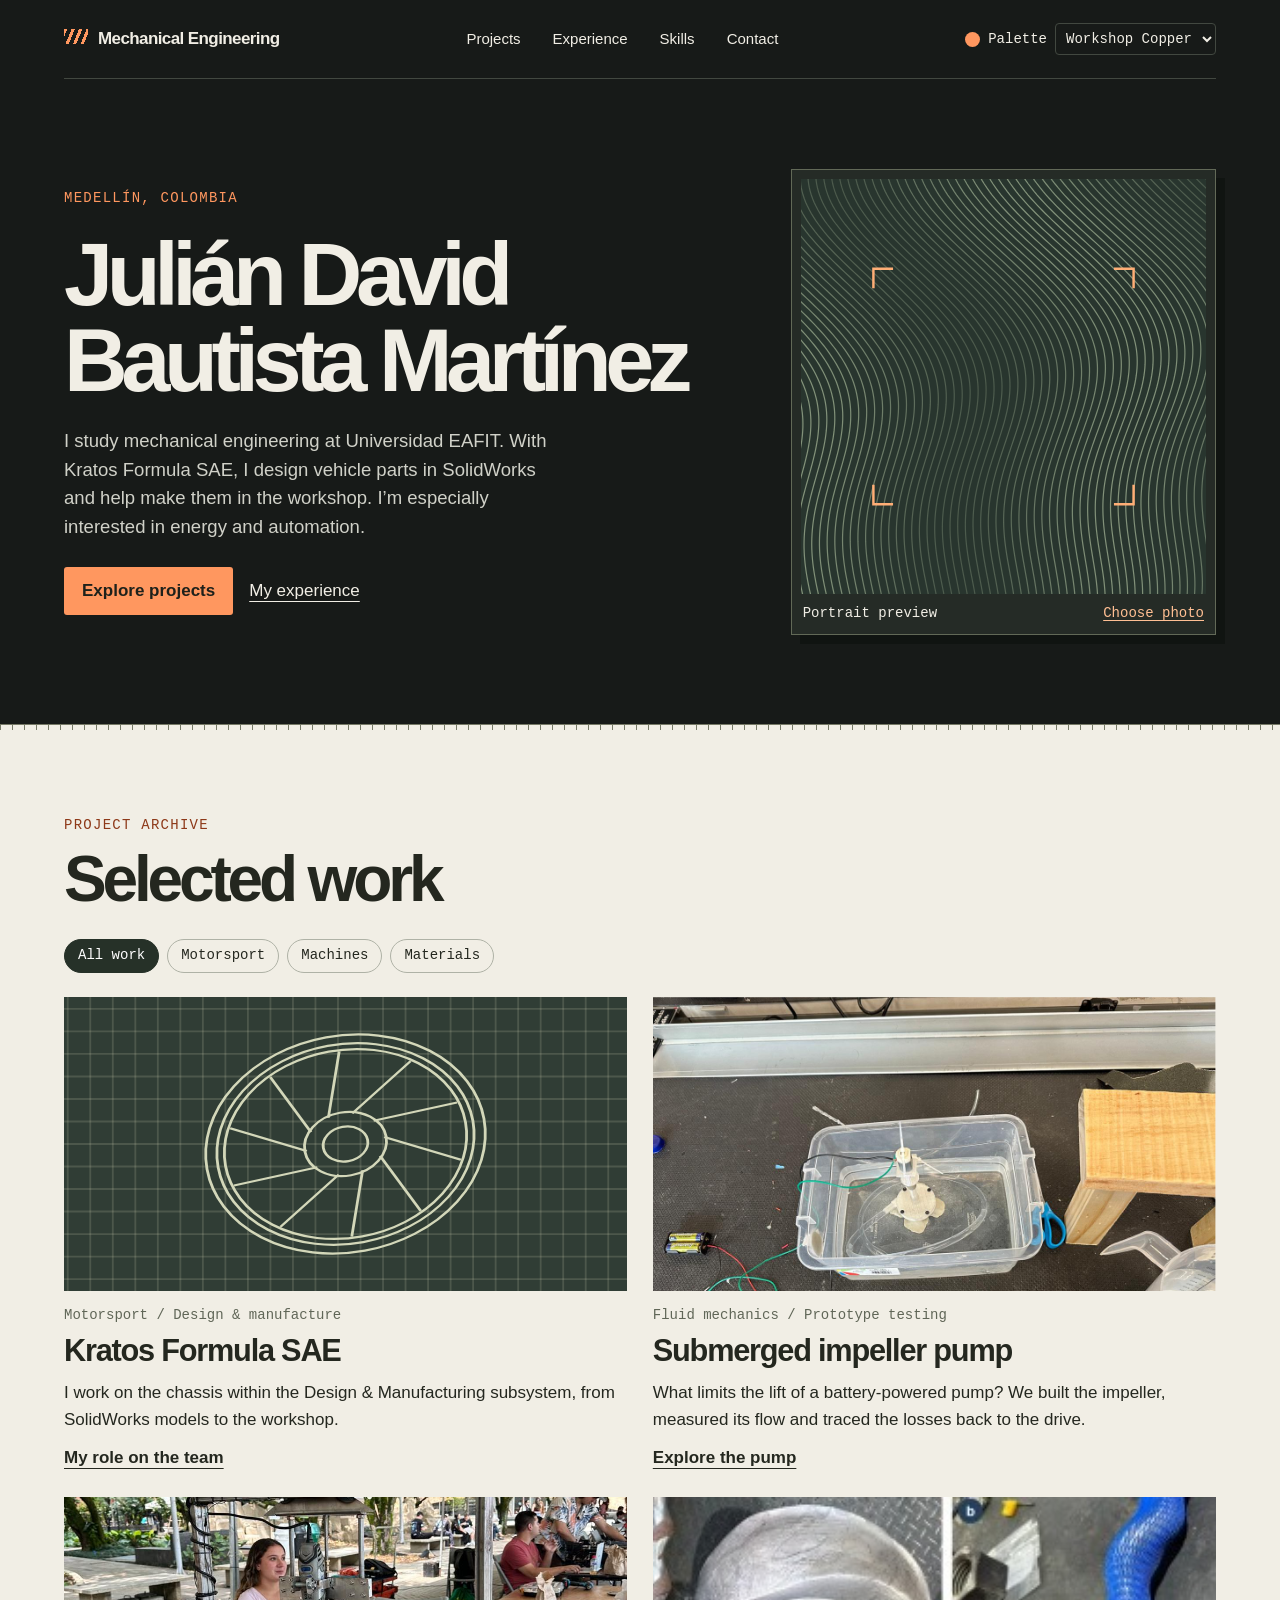
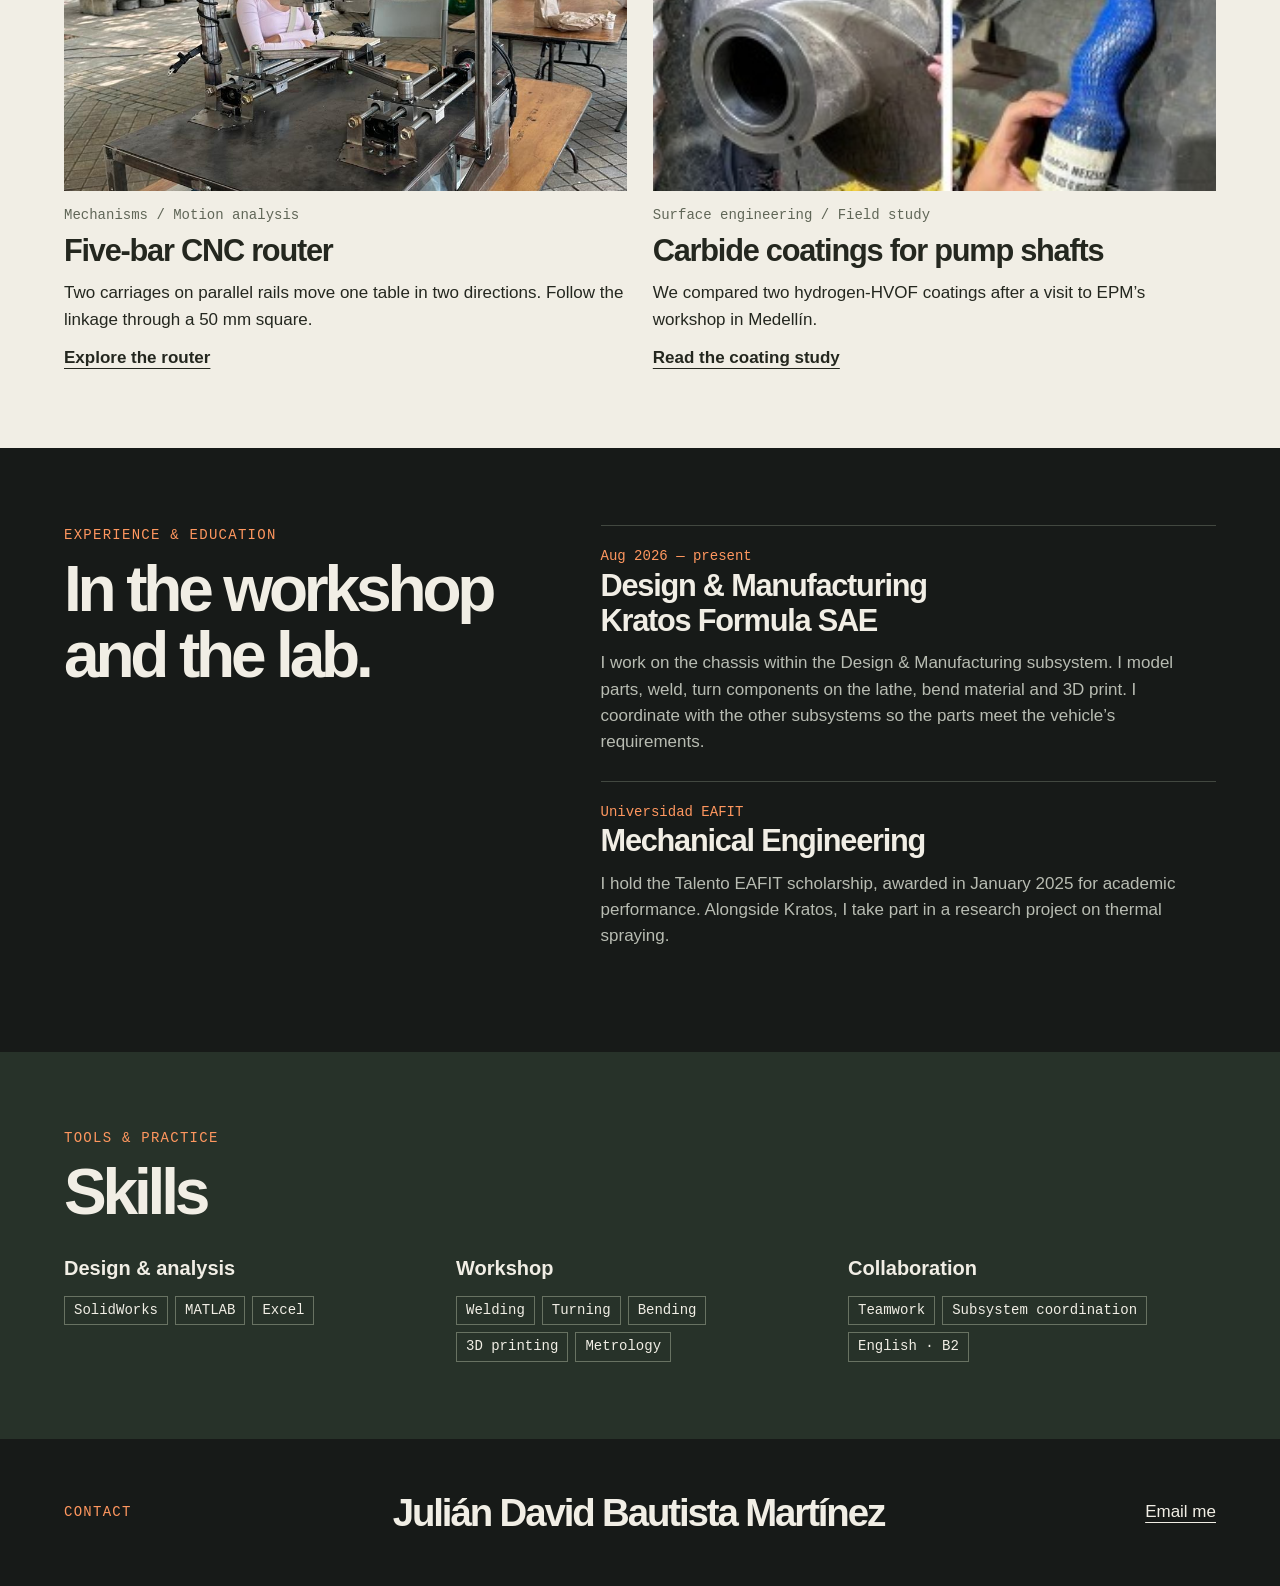
<file: index.html>
<!doctype html>
<html lang="en">
<head>
<meta charset="utf-8"><meta name="viewport" content="width=device-width,initial-scale=1">
<title>Julián David Bautista Martínez | Mechanical Engineering</title>
<link rel="stylesheet" href="portfolio.css"></head><body id="top">
<header class="wrap bar"><a class="brand" href="#top">Mechanical Engineering</a><nav aria-label="Main navigation"><a href="#projects">Projects</a><a href="#experience">Experience</a><a href="#skills">Skills</a><a href="#contact">Contact</a></nav><label class="palette">Palette <select id="palette"><option value="copper">Workshop Copper</option><option value="blue">Blueprint Blue</option><option value="teal">Glacier Teal</option></select></label></header>
<main><div class="wrap hero"><div><div class="eyebrow">Medellín, Colombia</div><h1><span>Julián David</span><span>Bautista Martínez</span></h1><p class="intro">I study mechanical engineering at Universidad EAFIT. With Kratos Formula SAE, I design vehicle parts in SolidWorks and help make them in the workshop. I’m especially interested in energy and automation.</p><div class="actions"><a class="primary" href="#projects">Explore projects</a><a href="#experience">My experience</a></div></div>
<figure class="portrait"><div class="frame"><canvas data-art="portrait" aria-hidden="true"></canvas><img id="photo" hidden alt="Portrait of Julián David Bautista Martínez"></div><figcaption><span id="status" aria-live="polite">Portrait preview</span><label class="pick">Choose photo<input type="file" id="upload" accept="image/*" aria-label="Choose a local portrait for this preview"></label></figcaption></figure></div>
<div class="paper"><div class="ruler"></div><section id="projects" class="wrap section"><div class="eyebrow">Project archive</div><h2>Selected work</h2><div class="filters" aria-label="Project filters"><button aria-pressed="true" data-filter="all">All work</button><button aria-pressed="false" data-filter="motorsport">Motorsport</button><button aria-pressed="false" data-filter="machines">Machines</button><button aria-pressed="false" data-filter="materials">Materials</button></div>
<div class="cards"><article class="card" data-group="motorsport"><canvas class="drawing" data-art="wheel" aria-hidden="true"></canvas><span class="meta">Motorsport / Design &amp; manufacture</span><h3>Kratos Formula SAE</h3><p>I work on the chassis within the Design &amp; Manufacturing subsystem, from SolidWorks models to the workshop.</p><a href="#kratos">My role on the team</a></article>
<article class="card" data-group="machines"><a href="pump.html"><div class="pump-cover"><div class="bench-photo"><img src="project-media/pump-test.jpg" alt="The pump at rest in its reservoir beside the collection jug"></div></div></a><span class="meta">Fluid mechanics / Prototype testing</span><h3>Submerged impeller pump</h3><p>What limits the lift of a battery-powered pump? We built the impeller, measured its flow and traced the losses back to the drive.</p><a href="pump.html">Explore the pump</a></article>
<article class="card" data-group="machines"><a href="router.html"><img class="router" src="project-media/router-front.jpg" alt="The assembled five-bar router with the moving table below the spindle"></a><span class="meta">Mechanisms / Motion analysis</span><h3>Five-bar CNC router</h3><p>Two carriages on parallel rails move one table in two directions. Follow the linkage through a 50 mm square.</p><a href="router.html">Explore the router</a></article>
<article class="card" data-group="materials"><a href="coatings.html"><img src="project-media/hvof-rotors.jpg" alt="Workshop photos of the worn rotor and its replacement from our poster"></a><span class="meta">Surface engineering / Field study</span><h3>Carbide coatings for pump shafts</h3><p>We compared two hydrogen-HVOF coatings after a visit to EPM’s workshop in Medellín.</p><a href="coatings.html">Read the coating study</a></article></div></section></div>
<section id="experience" class="wrap section profile"><div><div class="eyebrow">Experience &amp; education</div><h2>In the workshop<br>and the lab.</h2></div><div><article class="bio" id="kratos"><div class="meta">Aug 2026 — present</div><h3>Design &amp; Manufacturing<br>Kratos Formula SAE</h3><p>I work on the chassis within the Design &amp; Manufacturing subsystem. I model parts, weld, turn components on the lathe, bend material and 3D print. I coordinate with the other subsystems so the parts meet the vehicle’s requirements.</p></article><article class="bio"><div class="meta">Universidad EAFIT</div><h3>Mechanical Engineering</h3><p>I hold the Talento EAFIT scholarship, awarded in January 2025 for academic performance. Alongside Kratos, I take part in a research project on thermal spraying.</p></article></div></section>
<div class="skillarea"><section id="skills" class="wrap section"><div class="eyebrow">Tools &amp; practice</div><h2>Skills</h2><div class="skillgrid"><div><h3>Design &amp; analysis</h3><div class="tags"><span>SolidWorks</span><span>MATLAB</span><span>Excel</span></div></div><div><h3>Workshop</h3><div class="tags"><span>Welding</span><span>Turning</span><span>Bending</span><span>3D printing</span><span>Metrology</span></div></div><div><h3>Collaboration</h3><div class="tags"><span>Teamwork</span><span>Subsystem coordination</span><span>English · B2</span></div></div></div></section></div></main>
<footer class="wrap foot" id="contact"><div class="eyebrow">Contact</div><b>Julián David Bautista Martínez</b><a href="mailto:jdbautism1@eafit.edu.co">Email me</a></footer>
<script src="palette.js"></script>
<script>
const filters = document.querySelectorAll('[data-filter]');
for (const button of filters) {
  button.onclick = () => {
    for (const option of filters) option.setAttribute('aria-pressed', String(option === button));
    for (const card of document.querySelectorAll('[data-group]')) card.hidden = button.dataset.filter !== 'all' && card.dataset.group !== button.dataset.filter;
  };
}
let photoUrl;
document.querySelector('#upload').onchange = event => {
  const file = event.target.files[0];
  if (!file) return;
  const photo = document.querySelector('#photo');
  if (photoUrl) URL.revokeObjectURL(photoUrl);
  photoUrl = URL.createObjectURL(file);
  photo.onload = () => { photo.hidden = false; document.querySelector('#status').textContent = 'Local photo preview'; };
  photo.onerror = () => { photo.hidden = true; document.querySelector('#status').textContent = 'Try a JPG or PNG'; };
  photo.src = photoUrl;
};
function render(canvas) {
  const w = canvas.clientWidth, h = canvas.clientHeight;
  if (!w || !h) return;
  const ratio = Math.min(devicePixelRatio,2);
  canvas.width = w * ratio; canvas.height = h * ratio;
  const ctx = canvas.getContext('2d');
  ctx.scale(ratio, ratio);
  const art = canvas.dataset.art;
  const colors = {portrait:['#28352e','#b0c1a0'],wheel:['#303d35','#d3d7b9'],pump:['#bc6140','#ffdab1'],router:['#37444c','#bad2d3']};
  const theme = themes[palette.value];
  const [ground,stroke] = theme ? (art === "pump" ? [theme[4],theme[1]] : [theme[3],art === "router" ? theme[1] : theme[2]]) : colors[art];
  ctx.fillStyle=ground;ctx.fillRect(0,0,w,h);ctx.strokeStyle=stroke;
  ctx.translate(w/2,h/2);const scale = art==='portrait'?Math.max(w/330,h/360):Math.min(w/300,h/154);ctx.scale(scale,scale);
  function line(points){ctx.beginPath();points.forEach(([x,y],i)=>i?ctx.lineTo(x,y):ctx.moveTo(x,y));ctx.stroke();}
  if(art==='portrait'){
    for(let n=0;n<80;n++){
      const points=[];for(let y=-270;y<=270;y+=3){
        const bend=49*Math.sin(y/88+n*.017)+27*Math.cos(y/44+n*.025);
        points.push([-260+n*6.3+bend,y]);
      }
      ctx.globalAlpha=.26+.4*(1+Math.sin(n*.15))/2;line(points);
    }
    ctx.globalAlpha=1;ctx.strokeStyle=theme ? theme[2] : '#ffae76';ctx.lineWidth=2;
    for(const x of [-1,1])for(const y of [-1,1])line([[x*90,y*96],[x*106,y*96],[x*106,y*80]]);
    return;
  }
  ctx.globalAlpha=.17;for(let x=-220;x<=220;x+=12)line([[x,-120],[x,120]]);
  for(let y=-120;y<120;y+=12)line([[-220,y],[220,y]]);
  ctx.globalAlpha=1;ctx.lineWidth=1.5;
  if(art==='router'){
    for(let i=0;i<9;i++)line([[-100+i*12,40+i*3],[-42+i*12,12+i*3]]);
    line([[-102,40],[0,66],[91,25],[-10,0],[-102,40]]);
    for(let d of [0,6])line([[-68+d,26],[-68+d,-40],[46+d,-11],[46+d,43]]);
    line([[-13,-28],[-13,-2],[-5,9],[2,-1],[2,-24]]);return;
  }
  ctx.rotate(-.18);ctx.scale(1,.77);
  for(let r of [12,22,65,69,75]){ctx.beginPath();ctx.arc(0,0,r,0,2*Math.PI);ctx.stroke();}
  for(let i=0;i<10;i++){ctx.rotate(Math.PI/5);ctx.beginPath();ctx.moveTo(21,0);if(art==='pump')ctx.bezierCurveTo(33,-15,61,-15,65,3);else ctx.lineTo(59,25);ctx.stroke();}
}
const observer=new ResizeObserver(entries=>entries.forEach(entry=>render(entry.target)));
document.querySelectorAll('canvas').forEach(canvas=>observer.observe(canvas));
applyPalette();
</script></body></html>
</file>
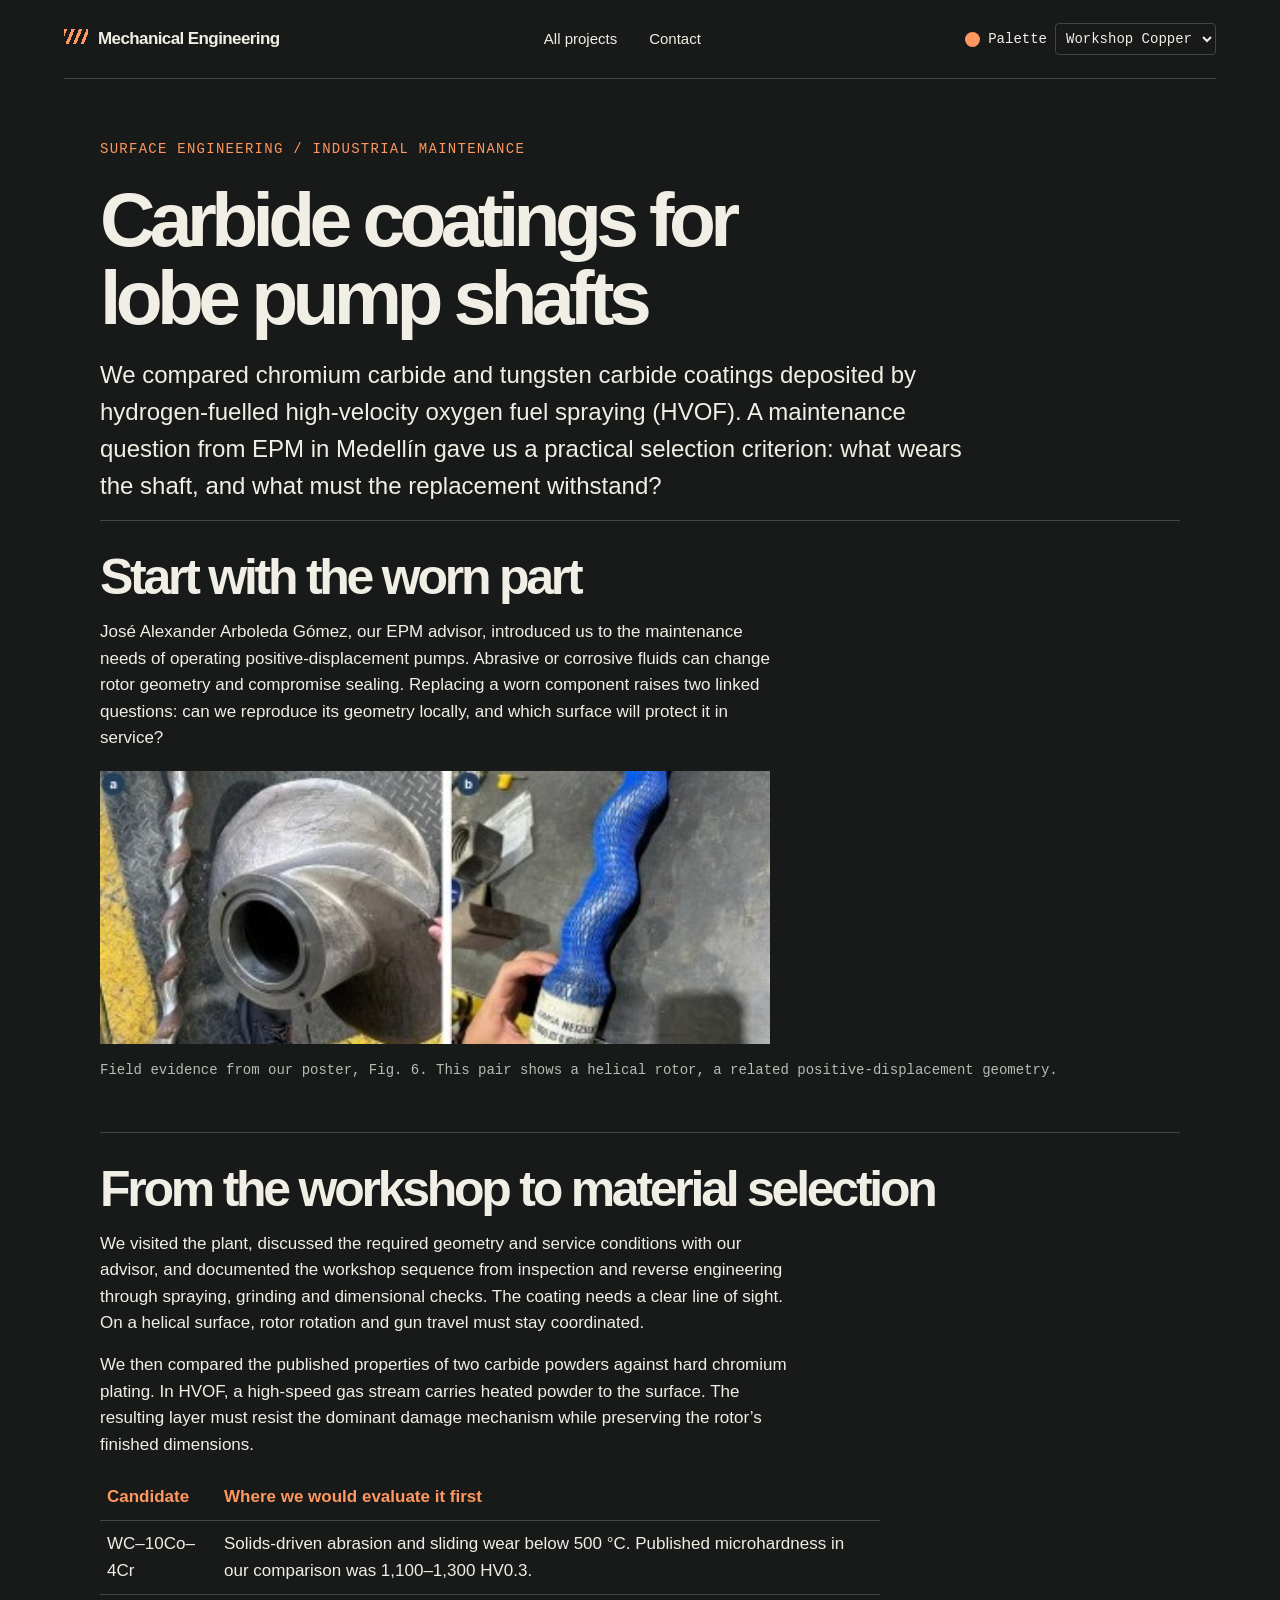
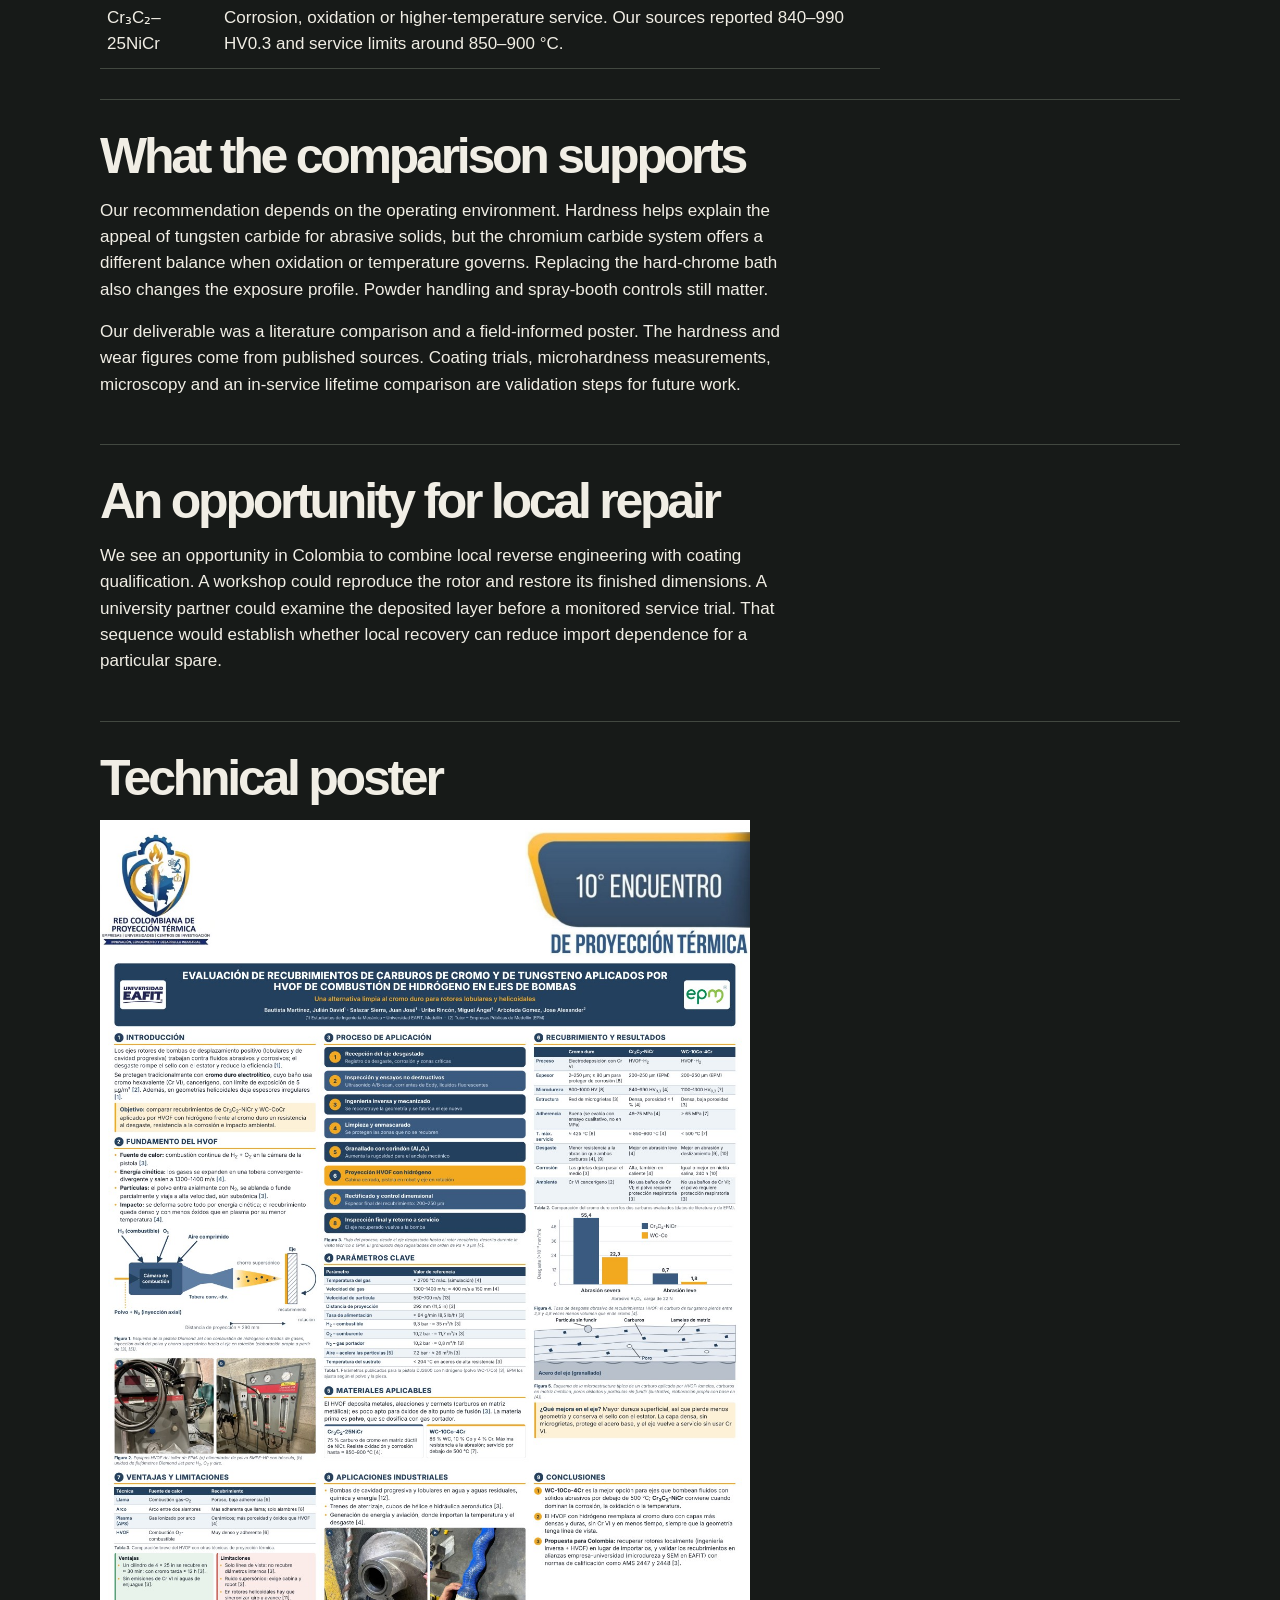
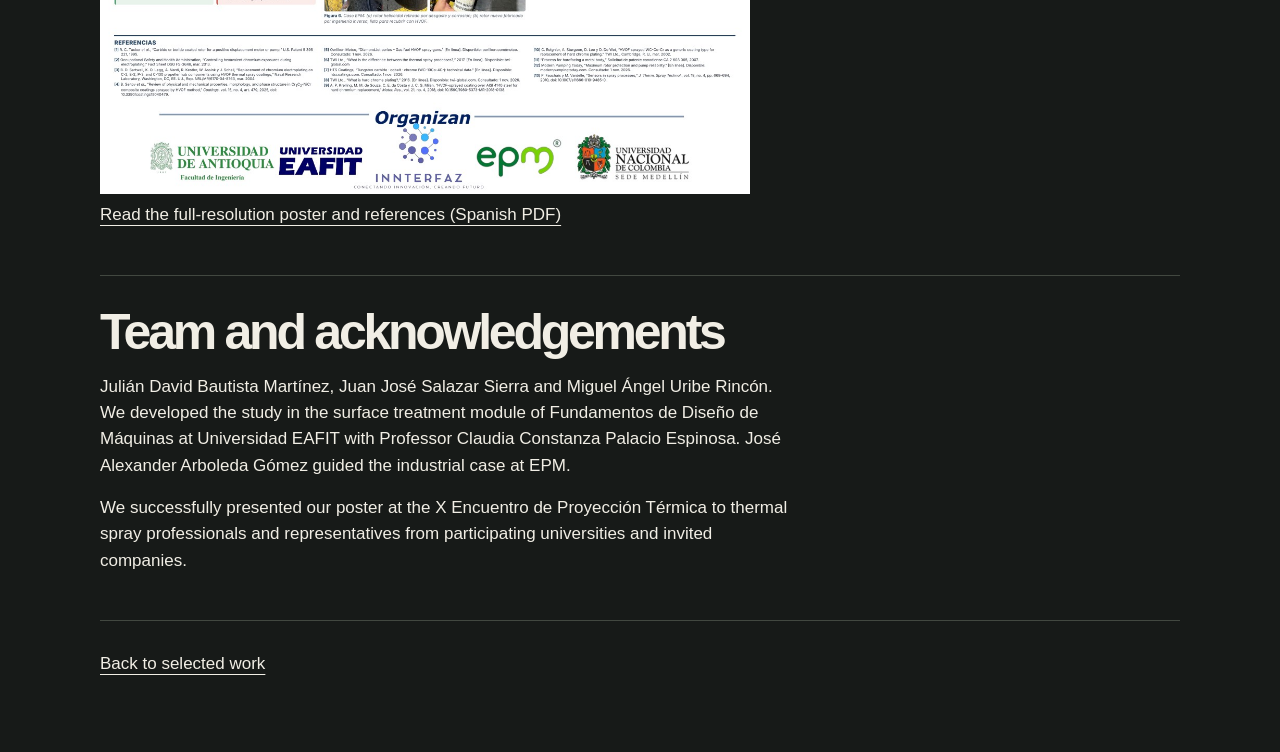
<file: coatings.html>
<!doctype html><html lang="en"><head><meta charset="utf-8"><meta name="viewport" content="width=device-width,initial-scale=1"><title>Carbide coatings for lobe pump shafts | Julián David Bautista Martínez</title><link rel="stylesheet" href="portfolio.css"></head><body>
 <header class="wrap bar"><a class="brand" href="index.html">Mechanical Engineering</a><nav aria-label="Portfolio"><a href="index.html#projects">All projects</a><a href="index.html#contact">Contact</a></nav><label class="palette">Palette <select id="palette"><option value="copper">Workshop Copper</option><option value="blue">Blueprint Blue</option><option value="teal">Glacier Teal</option></select></label></header>
 <main class="case"><div class="eyebrow">Surface engineering / Industrial maintenance</div><h1>Carbide coatings for lobe pump shafts</h1><p class="lead">We compared chromium carbide and tungsten carbide coatings deposited by hydrogen-fuelled high-velocity oxygen fuel spraying (HVOF). A maintenance question from EPM in Medellín gave us a practical selection criterion: what wears the shaft, and what must the replacement withstand?</p>
<section><h2>Start with the worn part</h2><p>José Alexander Arboleda Gómez, our EPM advisor, introduced us to the maintenance needs of operating positive-displacement pumps. Abrasive or corrosive fluids can change rotor geometry and compromise sealing. Replacing a worn component raises two linked questions: can we reproduce its geometry locally, and which surface will protect it in service?</p><figure><img style="width:min(100%,670px)" src="project-media/hvof-rotors.jpg" alt="Two workshop photographs from the poster showing a removed rotor and a replacement"><figcaption>Field evidence from our poster, Fig. 6. This pair shows a helical rotor, a related positive-displacement geometry.</figcaption></figure></section>
<section><h2>From the workshop to material selection</h2><p>We visited the plant, discussed the required geometry and service conditions with our advisor, and documented the workshop sequence from inspection and reverse engineering through spraying, grinding and dimensional checks. The coating needs a clear line of sight. On a helical surface, rotor rotation and gun travel must stay coordinated.</p><p>We then compared the published properties of two carbide powders against hard chromium plating. In HVOF, a high-speed gas stream carries heated powder to the surface. The resulting layer must resist the dominant damage mechanism while preserving the rotor’s finished dimensions.</p>
<table><thead><tr><th>Candidate</th><th>Where we would evaluate it first</th></tr></thead><tbody><tr><td>WC–10Co–4Cr</td><td>Solids-driven abrasion and sliding wear below 500 °C. Published microhardness in our comparison was 1,100–1,300 HV0.3.</td></tr><tr><td>Cr₃C₂–25NiCr</td><td>Corrosion, oxidation or higher-temperature service. Our sources reported 840–990 HV0.3 and service limits around 850–900 °C.</td></tr></tbody></table></section>
<section><h2>What the comparison supports</h2><p>Our recommendation depends on the operating environment. Hardness helps explain the appeal of tungsten carbide for abrasive solids, but the chromium carbide system offers a different balance when oxidation or temperature governs. Replacing the hard-chrome bath also changes the exposure profile. Powder handling and spray-booth controls still matter.</p><p>Our deliverable was a literature comparison and a field-informed poster. The hardness and wear figures come from published sources. Coating trials, microhardness measurements, microscopy and an in-service lifetime comparison are validation steps for future work.</p></section>
<section><h2>An opportunity for local repair</h2><p>We see an opportunity in Colombia to combine local reverse engineering with coating qualification. A workshop could reproduce the rotor and restore its finished dimensions. A university partner could examine the deposited layer before a monitored service trial. That sequence would establish whether local recovery can reduce import dependence for a particular spare.</p></section>
<section><h2>Technical poster</h2><a href="project-media/hvof-poster.pdf"><img class="poster" src="project-media/hvof-poster.jpg" alt="Technical poster with the coating comparison, process diagram and EPM workshop photographs"></a><p><a href="project-media/hvof-poster.pdf">Read the full-resolution poster and references (Spanish PDF)</a></p></section>
<section><h2>Team and acknowledgements</h2><p>Julián David Bautista Martínez, Juan José Salazar Sierra and Miguel Ángel Uribe Rincón. We developed the study in the surface treatment module of Fundamentos de Diseño de Máquinas at Universidad EAFIT with Professor Claudia Constanza Palacio Espinosa. José Alexander Arboleda Gómez guided the industrial case at EPM.</p><p>We successfully presented our poster at the X Encuentro de Proyección Térmica to thermal spray professionals and representatives from participating universities and invited companies.</p></section>
 <section><a href="index.html#projects">Back to selected work</a></section></main><script src="palette.js"></script><script>applyPalette()</script></body></html>
</file>
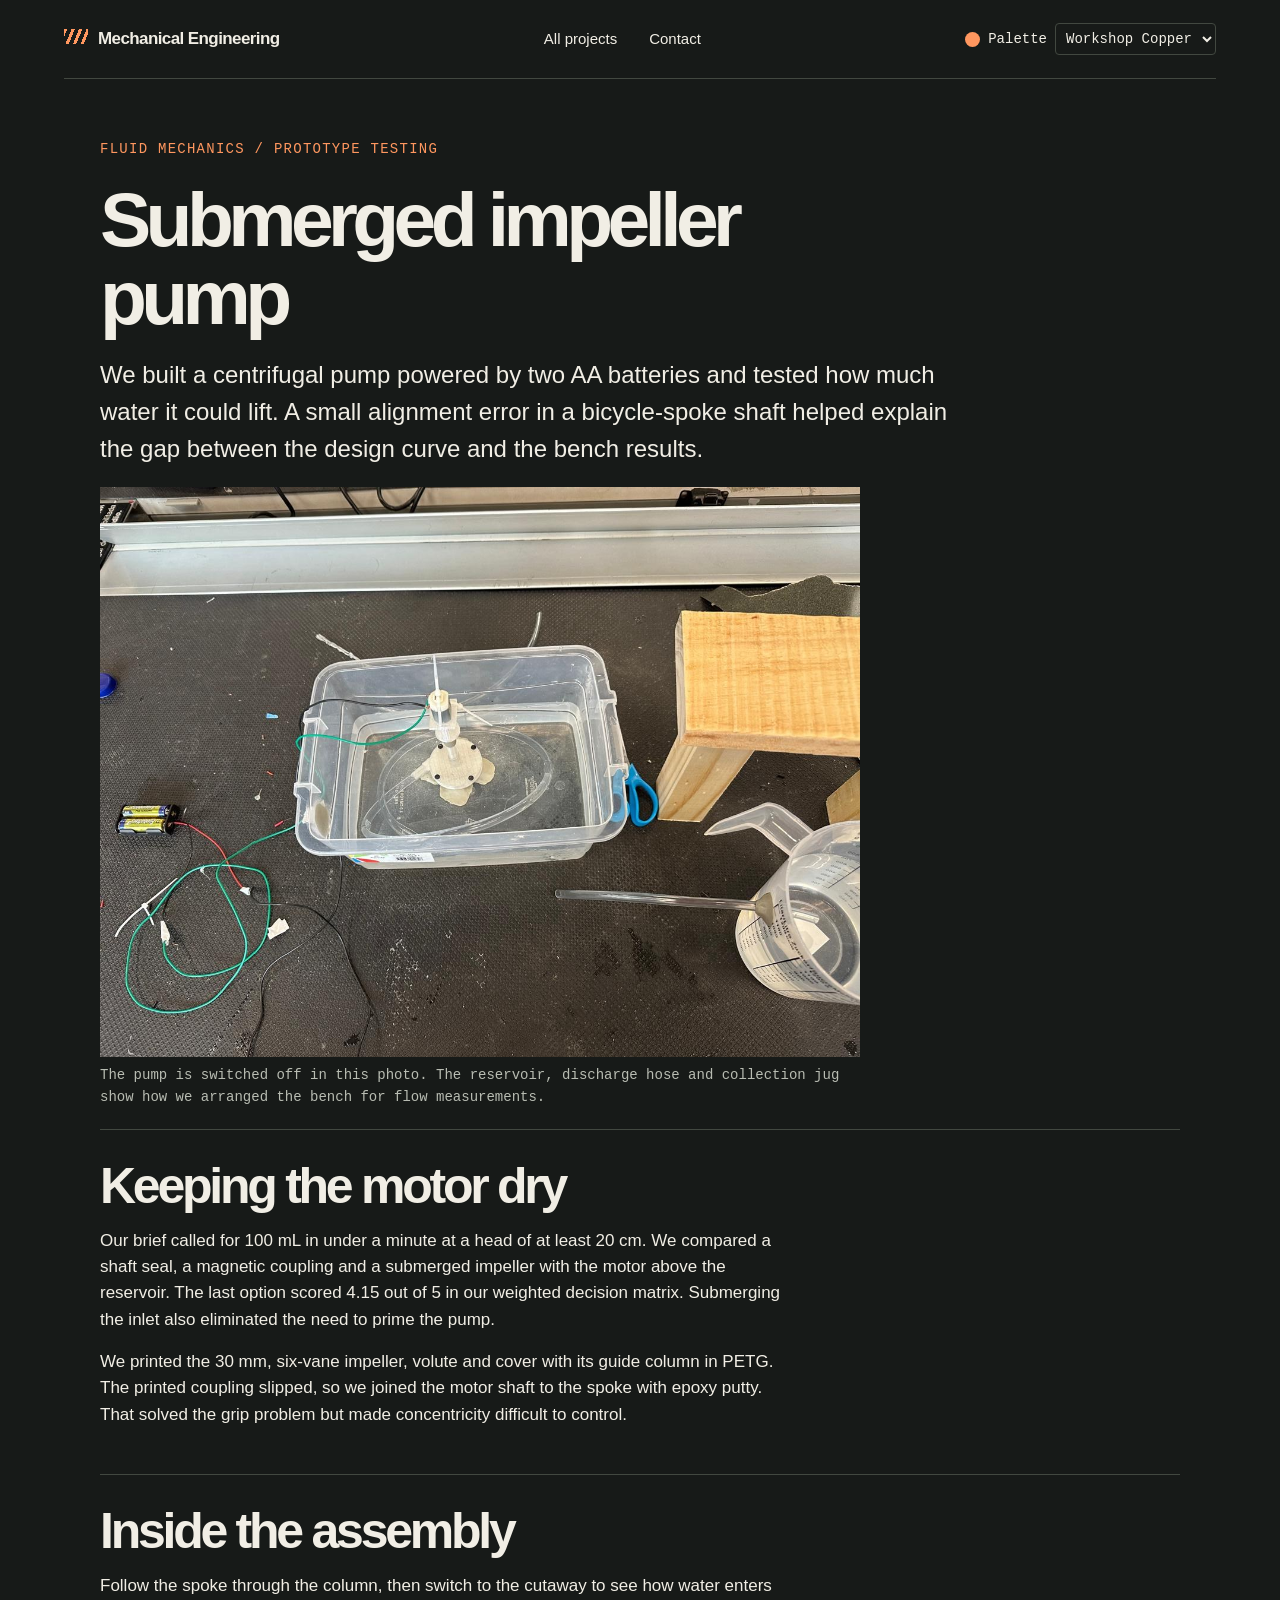
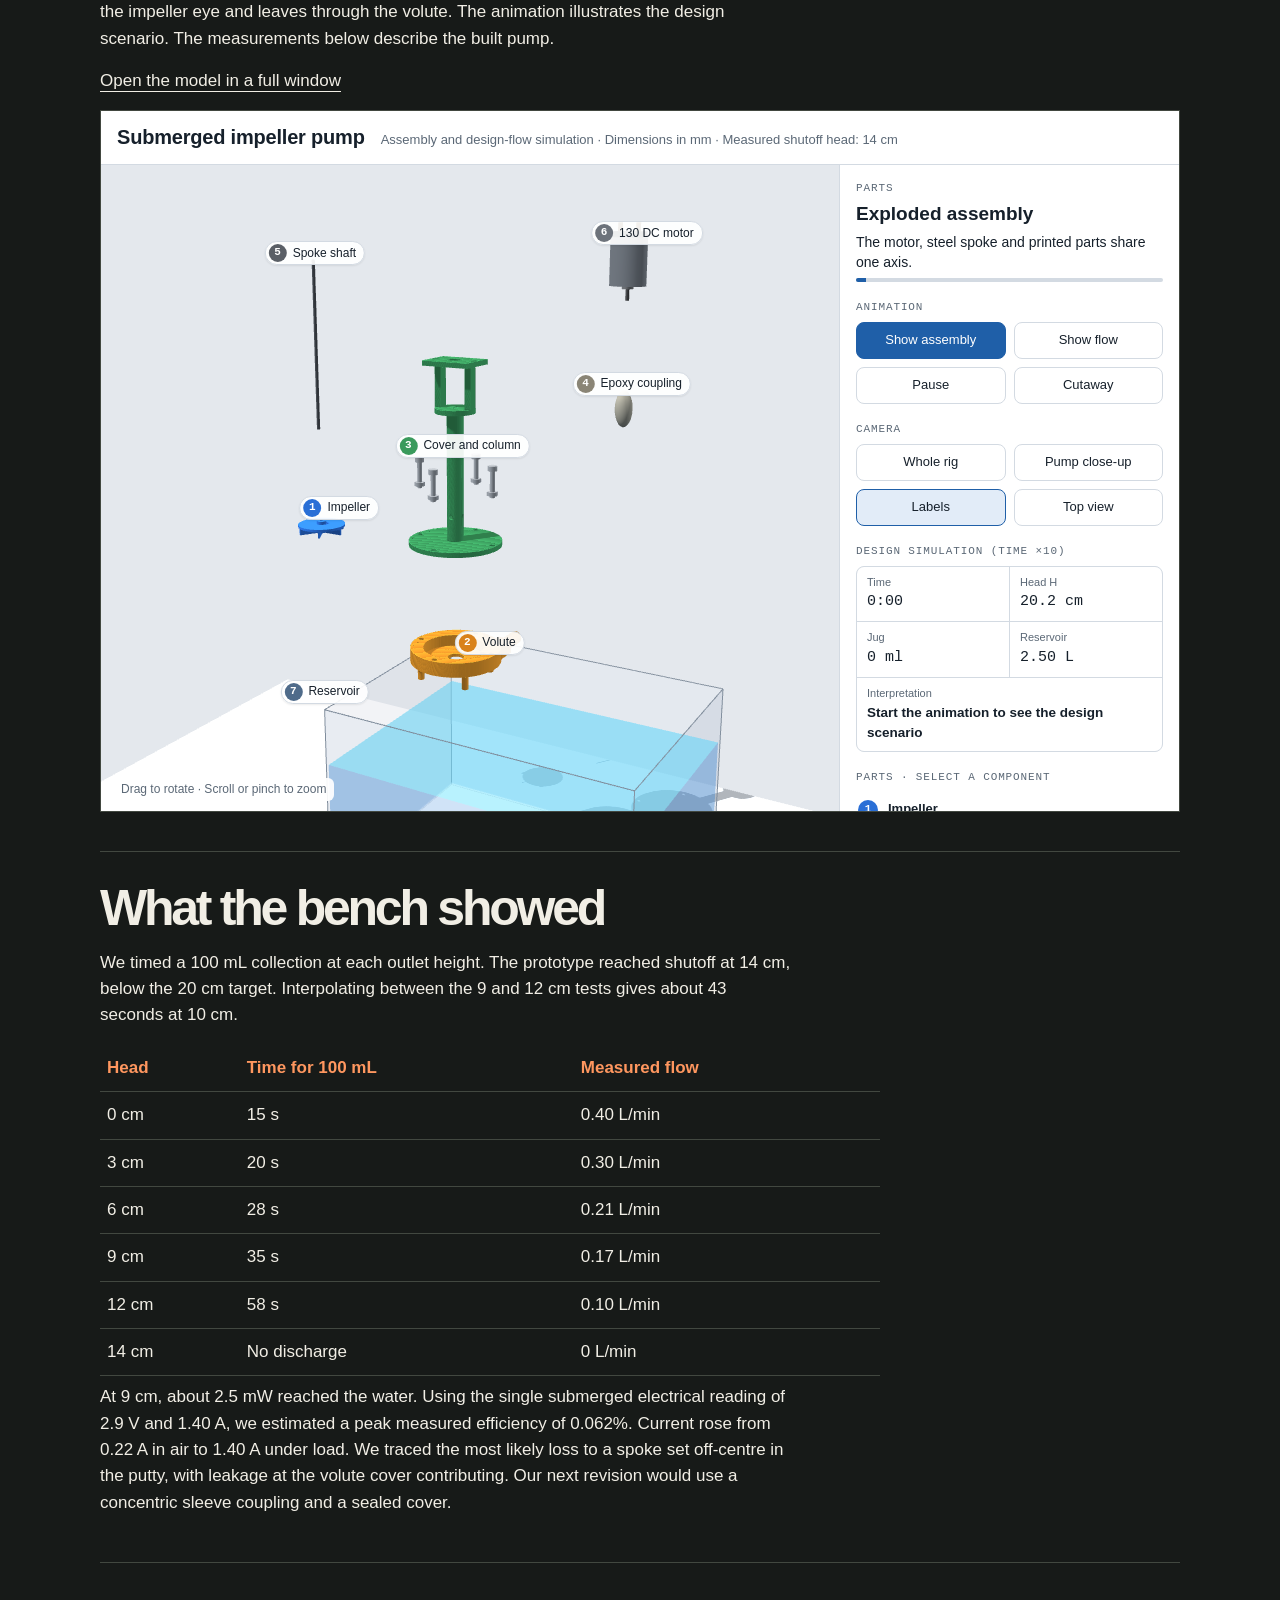
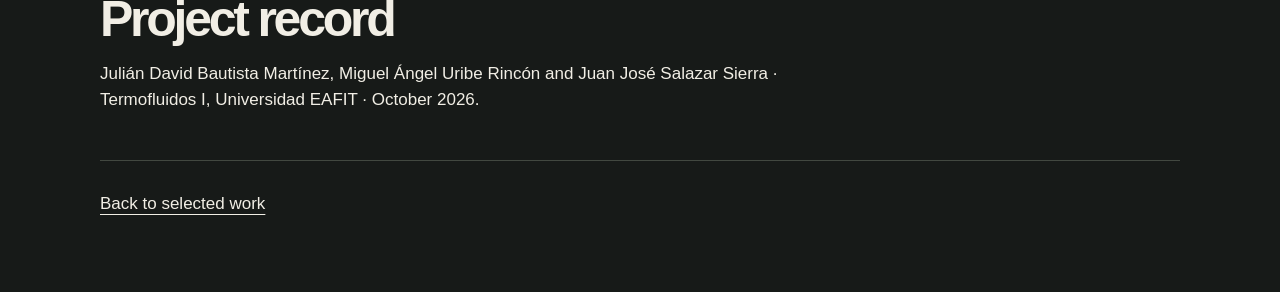
<file: pump.html>
<!doctype html><html lang="en"><head><meta charset="utf-8"><meta name="viewport" content="width=device-width,initial-scale=1"><title>Submerged impeller pump | Julián David Bautista Martínez</title><link rel="stylesheet" href="portfolio.css"></head><body>
 <header class="wrap bar"><a class="brand" href="index.html">Mechanical Engineering</a><nav aria-label="Portfolio"><a href="index.html#projects">All projects</a><a href="index.html#contact">Contact</a></nav><label class="palette">Palette <select id="palette"><option value="copper">Workshop Copper</option><option value="blue">Blueprint Blue</option><option value="teal">Glacier Teal</option></select></label></header>
 <main class="case"><div class="eyebrow">Fluid mechanics / Prototype testing</div><h1>Submerged impeller pump</h1><p class="lead">We built a centrifugal pump powered by two AA batteries and tested how much water it could lift. A small alignment error in a bicycle-spoke shaft helped explain the gap between the design curve and the bench results.</p>
<div class="pump-setup"><figure><div class="bench-photo"><img src="project-media/pump-test.jpg" alt="Bench setup at rest, showing the reservoir, hose, batteries and collection jug"></div><figcaption>The pump is switched off in this photo. The reservoir, discharge hose and collection jug show how we arranged the bench for flow measurements.</figcaption></figure></div>
<section><h2>Keeping the motor dry</h2><p>Our brief called for 100 mL in under a minute at a head of at least 20 cm. We compared a shaft seal, a magnetic coupling and a submerged impeller with the motor above the reservoir. The last option scored 4.15 out of 5 in our weighted decision matrix. Submerging the inlet also eliminated the need to prime the pump.</p><p>We printed the 30 mm, six-vane impeller, volute and cover with its guide column in PETG. The printed coupling slipped, so we joined the motor shaft to the spoke with epoxy putty. That solved the grip problem but made concentricity difficult to control.</p></section>
<section><h2>Inside the assembly</h2><p>Follow the spoke through the column, then switch to the cutaway to see how water enters the impeller eye and leaves through the volute. The animation illustrates the design scenario. The measurements below describe the built pump.</p><p><a href="bomba-demo.html">Open the model in a full window</a></p><iframe loading="lazy" title="Interactive assembly and design-flow animation" src="bomba-demo.html"></iframe></section>
<section><h2>What the bench showed</h2><p>We timed a 100 mL collection at each outlet height. The prototype reached shutoff at 14 cm, below the 20 cm target. Interpolating between the 9 and 12 cm tests gives about 43 seconds at 10 cm.</p>
<table><thead><tr><th>Head</th><th>Time for 100 mL</th><th>Measured flow</th></tr></thead><tbody><tr><td>0 cm</td><td>15 s</td><td>0.40 L/min</td></tr><tr><td>3 cm</td><td>20 s</td><td>0.30 L/min</td></tr><tr><td>6 cm</td><td>28 s</td><td>0.21 L/min</td></tr><tr><td>9 cm</td><td>35 s</td><td>0.17 L/min</td></tr><tr><td>12 cm</td><td>58 s</td><td>0.10 L/min</td></tr><tr><td>14 cm</td><td>No discharge</td><td>0 L/min</td></tr></tbody></table>
<p>At 9 cm, about 2.5 mW reached the water. Using the single submerged electrical reading of 2.9 V and 1.40 A, we estimated a peak measured efficiency of 0.062%. Current rose from 0.22 A in air to 1.40 A under load. We traced the most likely loss to a spoke set off-centre in the putty, with leakage at the volute cover contributing. Our next revision would use a concentric sleeve coupling and a sealed cover.</p></section>
<section><h2>Project record</h2><p>Julián David Bautista Martínez, Miguel Ángel Uribe Rincón and Juan José Salazar Sierra · Termofluidos I, Universidad EAFIT · October 2026.</p></section>
 <section><a href="index.html#projects">Back to selected work</a></section></main><script src="palette.js"></script><script>applyPalette()</script></body></html>
</file>
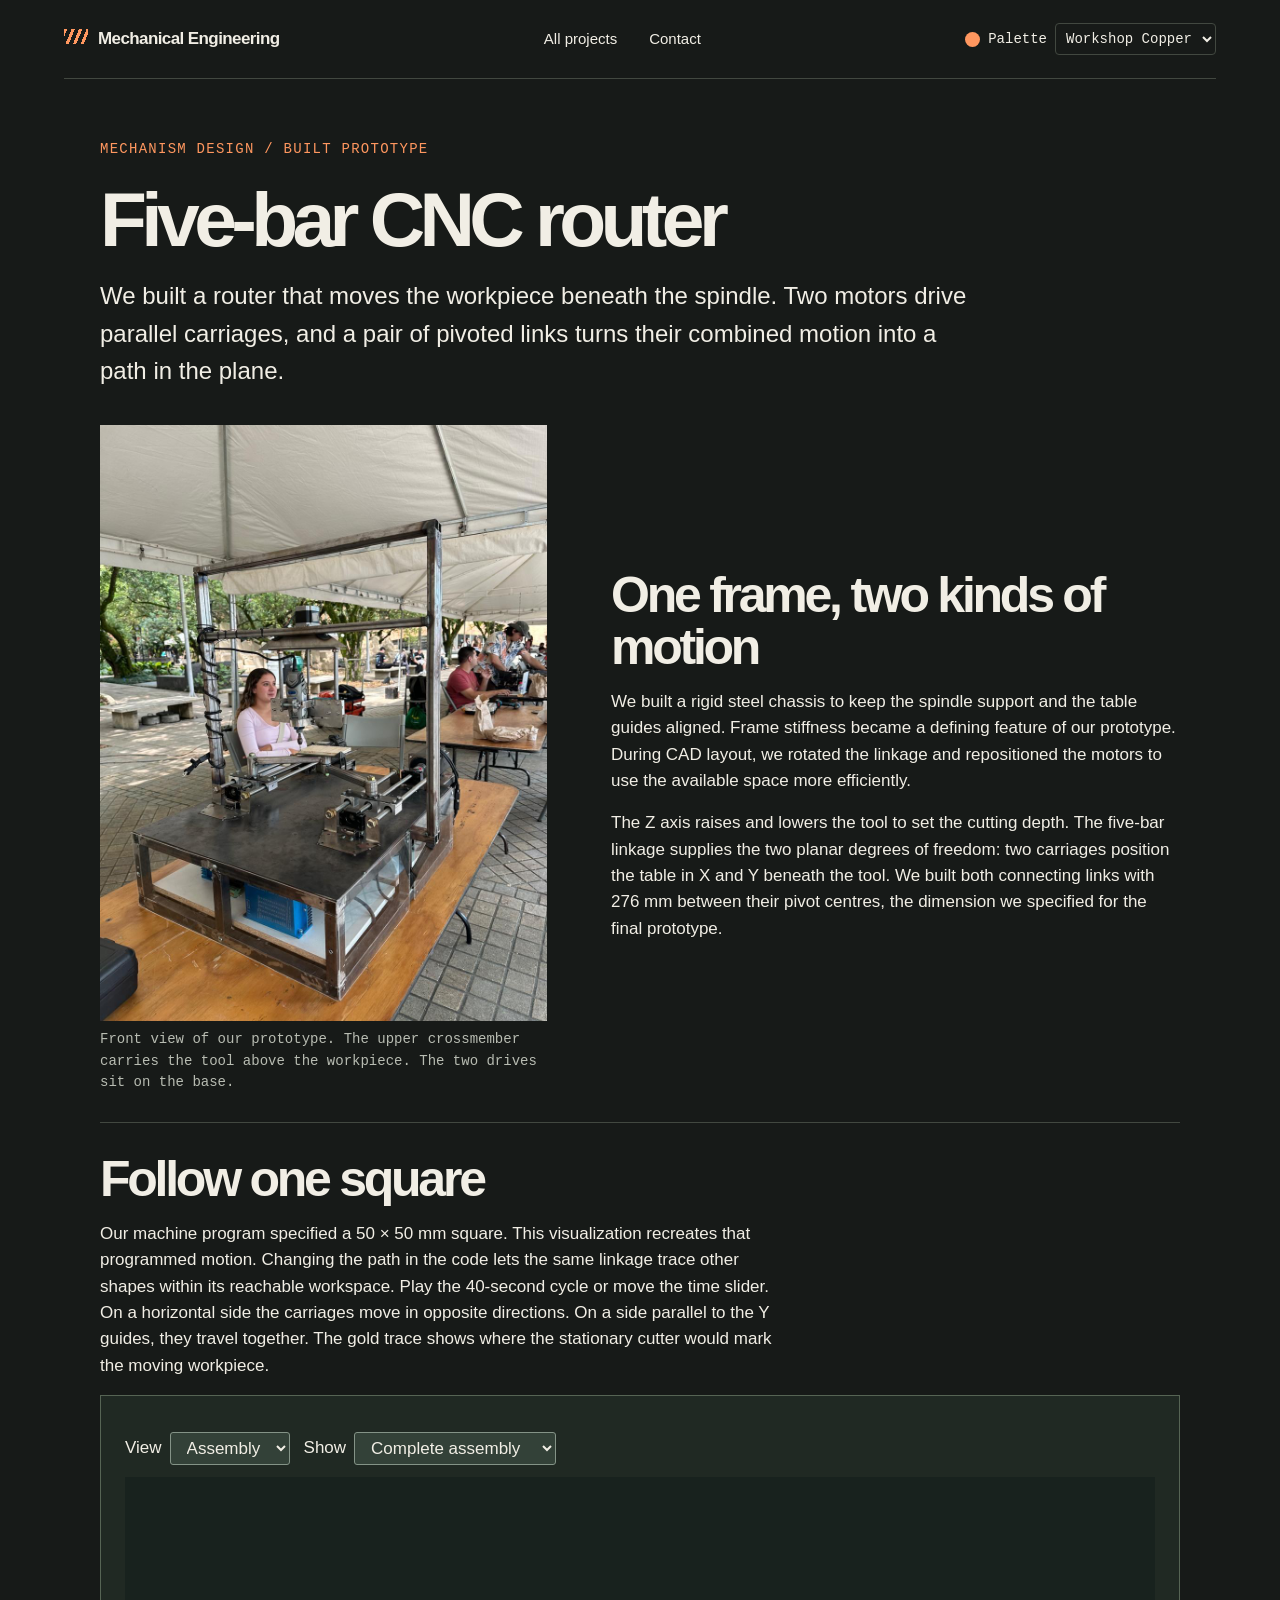
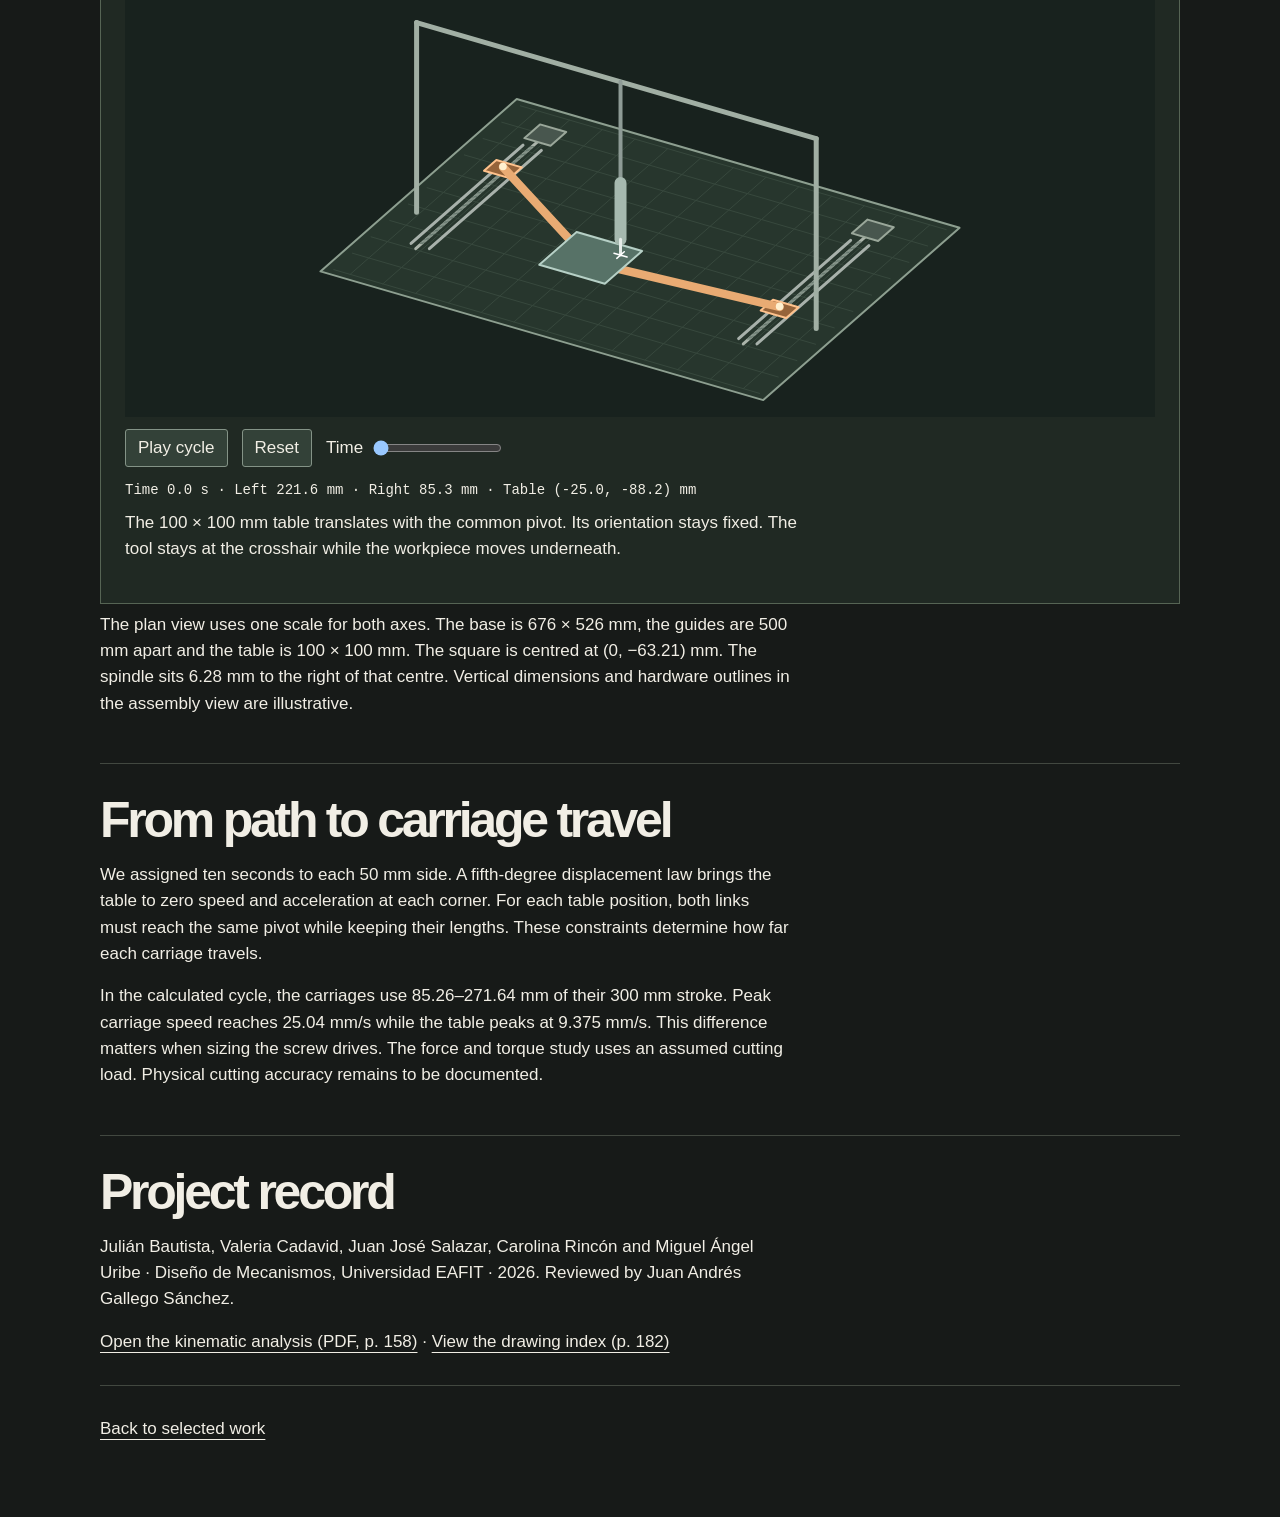
<file: router.html>
<!doctype html><html lang="en"><head><meta charset="utf-8"><meta name="viewport" content="width=device-width,initial-scale=1"><title>Five-bar CNC router | Julián David Bautista Martínez</title><link rel="stylesheet" href="portfolio.css"></head><body>
 <header class="wrap bar"><a class="brand" href="index.html">Mechanical Engineering</a><nav aria-label="Portfolio"><a href="index.html#projects">All projects</a><a href="index.html#contact">Contact</a></nav><label class="palette">Palette <select id="palette"><option value="copper">Workshop Copper</option><option value="blue">Blueprint Blue</option><option value="teal">Glacier Teal</option></select></label></header>
 <main class="case"><div class="eyebrow">Mechanism design / Built prototype</div><h1>Five-bar CNC router</h1><p class="lead">We built a router that moves the workpiece beneath the spindle. Two motors drive parallel carriages, and a pair of pivoted links turns their combined motion into a path in the plane.</p>
<div class="router-overview"><figure><img src="project-media/router-front.jpg" alt="Front view of the built router, with its steel chassis, suspended spindle and two table drives"><figcaption>Front view of our prototype. The upper crossmember carries the tool above the workpiece. The two drives sit on the base.</figcaption></figure>
<section><h2>One frame, two kinds of motion</h2><p>We built a rigid steel chassis to keep the spindle support and the table guides aligned. Frame stiffness became a defining feature of our prototype. During CAD layout, we rotated the linkage and repositioned the motors to use the available space more efficiently.</p>
<p>The Z axis raises and lowers the tool to set the cutting depth. The five-bar linkage supplies the two planar degrees of freedom: two carriages position the table in X and Y beneath the tool. We built both connecting links with 276 mm between their pivot centres, the dimension we specified for the final prototype.</p></section></div>
<section><h2>Follow one square</h2><p>Our machine program specified a 50 × 50 mm square. This visualization recreates that programmed motion. Changing the path in the code lets the same linkage trace other shapes within its reachable workspace. Play the 40-second cycle or move the time slider. On a horizontal side the carriages move in opposite directions. On a side parallel to the Y guides, they travel together. The gold trace shows where the stationary cutter would mark the moving workpiece.</p>
<div class="model"><div class="actions"><label>View <select id="view"><option value="assembly">Assembly</option><option value="top">Top view</option></select></label>
<label>Show <select id="stage"><option value="0">Base and guides</option><option value="1">Add screw drives</option><option value="2">Add connecting links</option><option selected value="3">Complete assembly</option></select></label></div>
<canvas id="machine" aria-label="Animated five-bar table with two carriages and a fixed spindle"></canvas><div class="actions"><button id="play">Play cycle</button><button id="reset">Reset</button><label>Time <input type="range" id="position" min="0" max="40" step=".025" value="0"></label></div><output id="values" aria-live="off"></output><p id="guide"></p></div>
<p>The plan view uses one scale for both axes. The base is 676 × 526 mm, the guides are 500 mm apart and the table is 100 × 100 mm. The square is centred at (0, −63.21) mm. The spindle sits 6.28 mm to the right of that centre. Vertical dimensions and hardware outlines in the assembly view are illustrative.</p></section>
<section><h2>From path to carriage travel</h2><p>We assigned ten seconds to each 50 mm side. A fifth-degree displacement law brings the table to zero speed and acceleration at each corner. For each table position, both links must reach the same pivot while keeping their lengths. These constraints determine how far each carriage travels.</p><p>In the calculated cycle, the carriages use 85.26–271.64 mm of their 300 mm stroke. Peak carriage speed reaches 25.04 mm/s while the table peaks at 9.375 mm/s. This difference matters when sizing the screw drives. The force and torque study uses an assumed cutting load. Physical cutting accuracy remains to be documented.</p>
</section>
<section><h2>Project record</h2><p>Julián Bautista, Valeria Cadavid, Juan José Salazar, Carolina Rincón and Miguel Ángel Uribe · Diseño de Mecanismos, Universidad EAFIT · 2026. Reviewed by Juan Andrés Gallego Sánchez.</p><a href="project-media/router-report.pdf#page=158">Open the kinematic analysis (PDF, p. 158)</a> · <a href="project-media/router-report.pdf#page=182">View the drawing index (p. 182)</a></section>
 <section><a href="index.html#projects">Back to selected work</a></section></main><script src="palette.js"></script><script>applyPalette()</script><script src="router-motion.js"></script></body></html>
</file>
<file: portfolio.css>
:root{color-scheme:dark;--ink:#171a18;--paper:#f1eee5;--orange:#ff975f;--muted:#b8bcb2;--line:#424840;--mono:"IBM Plex Mono",Consolas,monospace;--sans:"Barlow","Segoe UI",Arial,sans-serif}*{box-sizing:border-box}html{scroll-behavior:smooth}body{margin:0;background:var(--ink);color:var(--paper);font:17px/1.55 var(--sans)}a{color:inherit;text-underline-offset:.3em}button,input{font:inherit}button{cursor:pointer}a:focus-visible,button:focus-visible,summary:focus-visible,input:focus-visible{outline:3px solid #e98a55;outline-offset:4px}.wrap{width:min(1360px,90%);margin-inline:auto}.bar,nav,.filters,.tags,.actions{display:flex;align-items:center;flex-wrap:wrap;gap:1rem}.bar{justify-content:space-between;border-bottom:1px solid var(--line);padding:23px 0}.brand{font-weight:700;text-decoration:none;letter-spacing:-.035em}.brand:before{content:"";display:inline-block;width:24px;height:15px;margin-right:10px;background:repeating-linear-gradient(112deg,var(--orange) 0 3px,transparent 3px 7px)}nav{gap:clamp(12px,2.5vw,40px)}nav a{font-size:15px;text-decoration:none}nav a:hover,.foot a:hover{color:var(--orange)}.hero{display:grid;grid-template-columns:1.6fr 1fr;align-items:center;gap:4%;padding:clamp(55px,7vw,100px) 0}.eyebrow,.meta,.tags,.filters button,figcaption{font:14px/1.55 var(--mono)}.eyebrow{color:var(--orange);letter-spacing:.09em;text-transform:uppercase}h1,h2,h3,p,figure{margin:0}h1{margin:.25em 0;font:800 clamp(52px,6.9vw,108px)/.98 var(--sans);letter-spacing:-.073em}h1 span{display:block}h1 em{color:var(--orange);font-style:normal}.intro{color:#d0d1c8;max-width:49ch;font-size:clamp(17px,1.45vw,22px)}.actions{margin-top:25px}.primary{background:var(--orange);color:#1e211b;border-radius:3px;font-weight:650;text-decoration:none;padding:11px 18px}.portrait{background:#252b26;position:relative;border:1px solid #626957;padding:9px;box-shadow:9px 9px 0 #101411}.frame{position:relative;aspect-ratio:4/4.1;overflow:hidden;background:#30392f}.frame canvas,.frame img{position:absolute;width:100%;height:100%;object-fit:cover}.portrait figcaption{display:flex;align-items:center;justify-content:space-between;gap:8px;padding:9px 2px 0}.pick{position:relative;text-decoration:underline;text-underline-offset:3px;cursor:pointer;color:#ffbf93}.pick input{position:absolute;inset:0;width:100%;opacity:0;cursor:pointer}.pick:focus-within{outline:2px solid var(--orange)}.ruler{height:14px;border-top:1px solid #767966;background:repeating-linear-gradient(90deg,#767966 0 1px,transparent 1px 12px) top/100% 5px no-repeat}.paper{background:var(--paper);color:#24271f;--line:#b8bcac;--orange:#8d3818}.section{padding-block:clamp(46px,6vw,90px)}h2{font-size:clamp(38px,5vw,78px);line-height:1.04;letter-spacing:-.065em;margin:9px 0 27px}.filters{gap:8px;margin-bottom:24px}.filters button{border:1px solid #afb2a6;background:transparent;color:inherit;border-radius:20px;padding:5px 13px}.filters button[aria-pressed=true]{background:#263128;color:white;border-color:#263128}.cards{display:grid;grid-template-columns:repeat(3,minmax(0,1fr));gap:clamp(16px,2vw,32px)}.drawing{display:block;width:100%;height:clamp(154px,15vw,240px);background:#27382e}.card .meta{display:block;margin:14px 0 6px;color:#606657}.card h3,.bio h3{letter-spacing:-.04em;font-size:clamp(24px,2.4vw,36px);line-height:1.15}.card p{margin:12px 0}.card a{font-weight:650}.profile{display:grid;grid-template-columns:1fr 1.35fr;gap:7%}.bio{border-top:1px solid var(--line);padding:20px 0 25px}.bio .meta{color:var(--orange)}.bio p{color:var(--muted);margin-top:12px}.skillarea{background:#273229}.skillgrid{display:grid;grid-template-columns:repeat(3,1fr);gap:24px}.skillgrid h3{font-size:20px;margin-bottom:12px}.tags{gap:7px}.tags span{border:1px solid #687262;padding:3px 9px}.foot{padding:44px 0;display:flex;align-items:center;justify-content:space-between;flex-wrap:wrap;gap:1rem}.foot b{font-size:clamp(22px,3vw,42px);letter-spacing:-.055em}@media(max-width:760px){.hero,.profile{grid-template-columns:1fr;gap:30px}.portrait{width:min(100%,400px)}.cards,.skillgrid{grid-template-columns:1fr}.drawing{height:210px}.bar{gap:10px}.hero{padding:36px 0}.skillgrid{gap:22px}h1{font-size:clamp(50px,11vw,80px)}.wrap{width:89%}}@media(prefers-reduced-motion:reduce){html{scroll-behavior:auto}}
.palette {display:inline-flex;align-items:center;gap:8px;font:14px var(--mono)}
.palette:before {content:"";width:15px;height:15px;border-radius:50%;background:var(--orange)}
.palette select {font:inherit;background:var(--ink);color:var(--paper);border:1px solid var(--line);padding:6px;border-radius:4px}
.palette select:focus-visible {outline:2px solid var(--orange)}
html[data-themed] {--line:color-mix(in srgb,var(--paper) 28%,var(--ink));--muted:color-mix(in srgb,var(--paper) 78%,var(--ink))}
html[data-themed] .intro {color:var(--muted)}
html[data-themed] .portrait,html[data-themed] .skillarea {background:var(--surface);border-color:var(--line)}
html[data-themed] .pick {color:var(--orange)}
html[data-themed] .paper {--orange:var(--deep);color:var(--ink)}
html[data-themed] .filters button[aria-pressed=true] {background:var(--ink);border-color:var(--ink)}
html[data-themed] .card .meta {color:var(--deep)}

.card img{width:100%;height:clamp(154px,15vw,240px);object-fit:cover;display:block}.card img.pump{object-position:50% 45%}.card img.router{object-position:50% 58%}.cards{grid-template-columns:repeat(2,minmax(0,1fr))}.card img,.card canvas.drawing{height:clamp(190px,23vw,340px)}
.case{max-width:1080px;margin:auto;width:90%;padding:45px 0}.case h1{font-size:clamp(42px,6vw,85px);max-width:18ch;line-height:1.02}.case h2{font-size:clamp(30px,4vw,50px);margin:0 0 16px}.case h3{margin:18px 0 5px}.case p{max-width:73ch;margin:8px 0 16px}.case section{border-top:1px solid var(--line);padding:30px 0}.case figure{margin:20px 0}.case figcaption{color:var(--muted);margin:8px 0}
.gallery{display:grid;grid-template-columns:9fr 16fr;gap:18px;align-items:start}
.gallery img,.router-overview img{display:block;width:100%;height:auto}
.bench-photo{position:relative;aspect-ratio:4/3;overflow:hidden}
.bench-photo img{position:absolute;width:75%;top:50%;left:50%;transform:translate(-50%,-50%) rotate(-90deg)}
.router-overview{display:grid;grid-template-columns:minmax(0, .88fr) minmax(0, 1.12fr);align-items:center;gap:clamp(22px,5vw,74px)}
.router-overview section{border:0}.router-overview figure,.gallery figure{min-width:0}
@media(max-width:760px){.router-overview{grid-template-columns:1fr;gap:0}.gallery figure{margin:8px 0}}
.case details{padding:12px 0}.case summary{cursor:pointer;font-weight:650}.case iframe{width:100%;height:clamp(600px,78vh,880px);border:1px solid var(--line)}.case table{border-collapse:collapse;width:100%;max-width:780px;font-variant-numeric:tabular-nums}.case th,.case td{text-align:left;border-bottom:1px solid var(--line);padding:10px 7px}.case th{color:var(--orange)}.model{background:#202923;padding:clamp(10px,2vw,24px);border:1px solid #566454;color:#f1eee5}.model canvas{width:100%;height:clamp(300px,48vw,540px);display:block;background:#18221e}.model .actions{margin:12px 0;gap:14px}.model button,.model select{font:inherit;background:#334138;color:inherit;padding:5px 12px;border:1px solid #849387;border-radius:3px}.model label{display:inline-flex;align-items:center;gap:8px}.model input{max-width:100%}.model output{display:block;font:14px/1.6 var(--mono)}.poster{display:block;width:min(100%,650px);height:auto}.case .pending{border-left:2px solid var(--orange);padding-left:12px}.case .lead{font-size:clamp(18px,2vw,24px);max-width:65ch}.case .eyebrow{margin-top:15px}@media(max-width:760px){.cards{grid-template-columns:1fr}.gallery{grid-template-columns:1fr}.case{width:90%}}

.pump-setup{max-width:760px}.pump-cover{height:clamp(190px,23vw,340px);display:grid;align-content:center;overflow:hidden}.card .bench-photo img{width:75%;height:auto}
</file>
